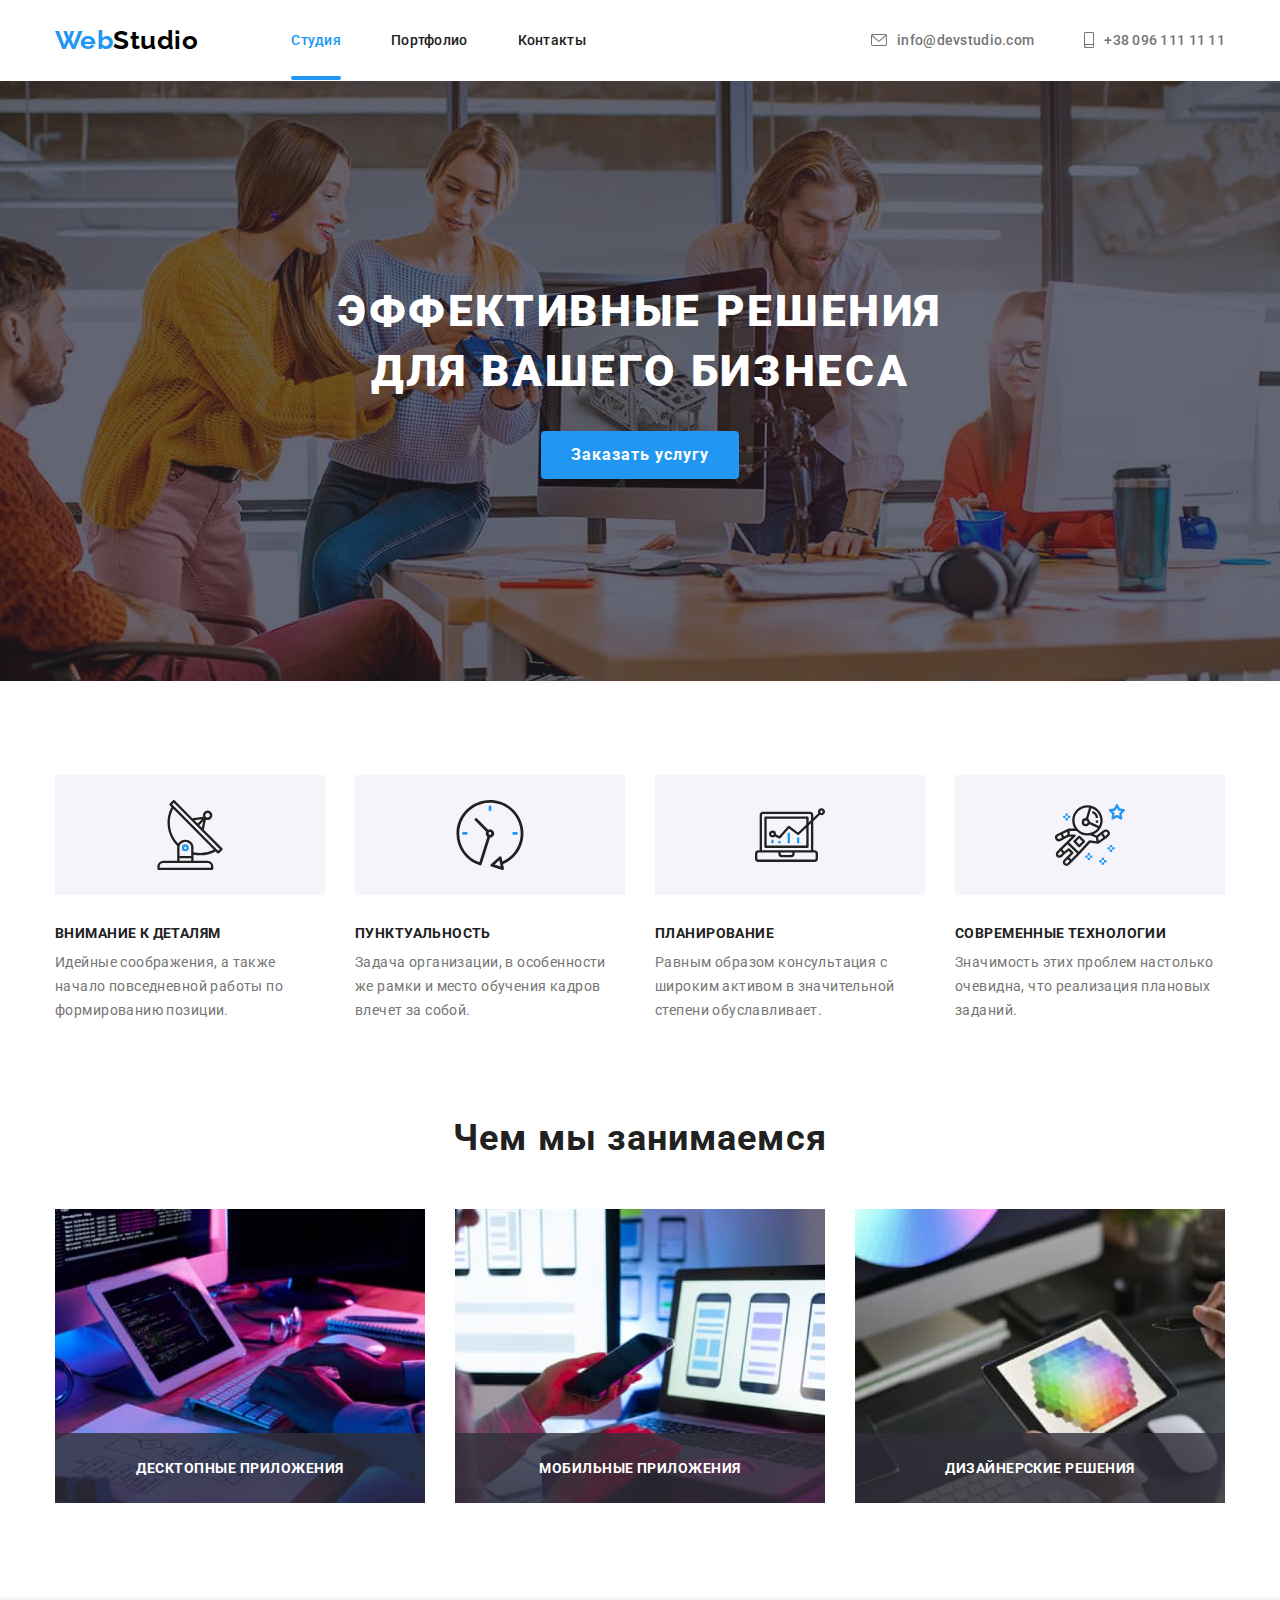
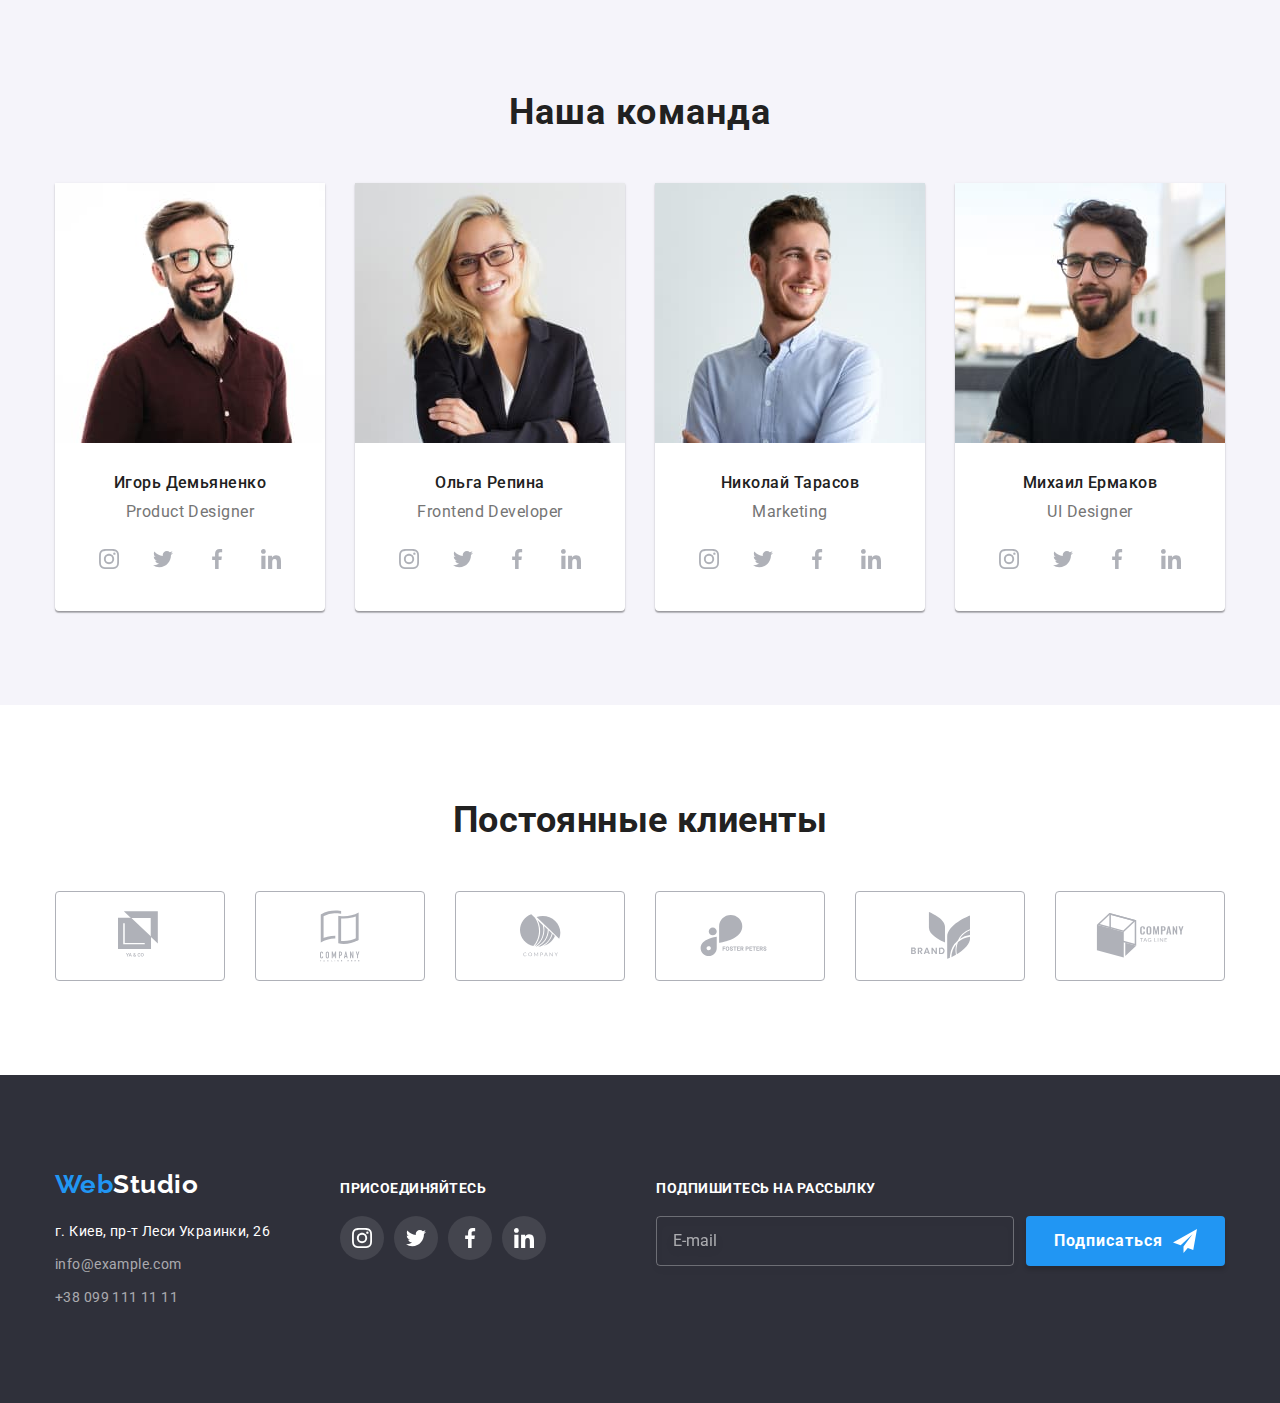
<file: index.html>
<!DOCTYPE html>
<html lang="ru">

<head>
    <meta charset="UTF-8">
    <meta name="viewport" content="width=device-width, initial-scale=1.0">
    <title lang="en">WebStudio</title>
    <link rel="stylesheet"
        href="https://cdnjs.cloudflare.com/ajax/libs/modern-normalize/1.0.0/modern-normalize.min.css">
    <link
        href="https://fonts.googleapis.com/css2?family=Raleway:wght@700&family=Roboto:wght@400;500;700;900&display=swap"
        rel="stylesheet">
    <link rel="stylesheet" href="./css/main.min.css">
</head>

<body>
    <header class="header">
        <div class="container">
            <nav class="nav">
                <a class="logotype link logo-margin-header" href="./" lang="en">
                    Web<span class="logotype-studio logotype-studio-light-theme">Studio</span>
                </a>
                <ul class="nav-list list">
                    <li class="nav-list-item">
                        <a class="nav-list-link active_link link" href="./">Студия</a>
                    </li>

                    <li class="nav-list-item">
                        <a class="nav-list-link link" href="./portfolio.html">Портфолио</a>
                    </li>

                    <li class="nav-list-item">
                        <a class="nav-list-link link" href="#">Контакты</a>
                    </li>
                </ul>
            </nav>
            <ul class="header-contacts-list list">
                <li class="header-contacts-item">
                    <a class="header-mail-link link" href="mailto:info@devstudio.com">
                        <svg class="mail-icon">
                            <use href="./images/svg/sprite.svg#icon-envelope"></use>
                        </svg>
                        info@devstudio.com
                    </a>
                </li>

                <li class="header-contacts-item">
                    <a class="header-phone-link link" href="tel:+380961111111">
                        <svg class="phone-icon">
                            <use href="./images/svg/sprite.svg#icon-smartphone"></use>
                        </svg>
                        +38 096 111 11 11
                    </a>
                </li>
            </ul>
        </div>
    </header>
    <main>
        <!-- HERO -->
        <section class="hero hero-padding">
            <div class="container">
                <h1 class="hero-title">Эффективные решения для вашего бизнеса</h1>
                <button data-modal-open class="modal-btn" type="button">Заказать услугу</button>
            </div>
        </section>
        <section class="features section-padding">
            <div class="container">
                <h2 class="visually-hidden">Наши преимущества</h2>
                <ul class="features-list list">
                    <li class="features-list-item antenna">
                        <h3 class="features-item-title">Внимание к деталям</h3>
                        <p class="features-item-text">Идейные соображения, а также начало повседневной работы по
                            формированию позиции.</p>
                    </li>

                    <li class="features-list-item">
                        <h3 class="features-item-title">Пунктуальность</h3>
                        <p class="features-item-text">Задача организации, в особенности же рамки и место обучения
                            кадров влечет за собой.</p>
                    </li>

                    <li class="features-list-item">
                        <h3 class="features-item-title">Планирование</h3>
                        <p class="features-item-text">Равным образом консультация с широким активом в значительной
                            степени обуславливает.</p>
                    </li>

                    <li class="features-list-item">
                        <h3 class="features-item-title">Современные технологии</h3>
                        <p class="features-item-text">Значимость этих проблем настолько очевидна, что реализация
                            плановых заданий.</p>
                    </li>
                </ul>
            </div>
        </section>
        <section class="specialization">
            <div class="container">
                <h2 class="specialization-title">Чем мы занимаемся</h2>
                <ul class="specialization-list list">
                    <li class="specialization-list-item">
                        <img class="specialization-img" src="./images/main/about-us/img-left.jpg"
                            alt="Чем мы занимаемся" width="370" height="294">
                        <p class="specialization-text">Десктопные приложения</p>
                    </li>

                    <li class="specialization-list-item">
                        <img class="specialization-img" src="./images/main/about-us/img-middle.jpg"
                            alt="Чем мы занимаемся" width="370" height="294">
                        <p class="specialization-text">Мобильные приложения</p>
                    </li>

                    <li class="specialization-list-item">
                        <img class="specialization-img" src="./images/main/about-us/img-right.jpg"
                            alt="Чем мы занимаемся" width="370" height="294">
                        <p class="specialization-text">Дизайнерские решения</p>
                    </li>
                </ul>
            </div>
        </section>
        <section class="our-team section-padding">
            <div class="container">
                <h2 class="specialization-title">Наша команда</h2>
                <ul class="our-team-list list">
                    <li class="our-team-list-item">
                        <img class="our-team-img" src="./images/main/our-team/ihor-demyanenko.jpg"
                            alt="Игорь Демьяненко" width="270" height="260">
                        <div class="team-content">
                            <h3 class="our-team-item-title">Игорь Демьяненко</h3>
                            <p class="our-team-item-text">Product Designer</p>

                            <ul class="team-socials-list list">
                                <li class="team-socials-list-item">
                                    <a class="team-socials-list-link link" href="">
                                        <svg class="our-team-icon">
                                            <use href="./images/svg/sprite.svg#icon-instagram"></use>
                                        </svg>
                                    </a>
                                </li>
                                <li class="team-socials-list-item">
                                    <a class="team-socials-list-link link" href="">
                                        <svg class="our-team-icon">
                                            <use href="./images/svg/sprite.svg#icon-twitter"></use>
                                        </svg>
                                    </a>
                                </li>
                                <li class="team-socials-list-item">
                                    <a class="team-socials-list-link link" href="">
                                        <svg class="our-team-icon">
                                            <use href="./images/svg/sprite.svg#icon-facebook"></use>
                                        </svg>
                                    </a>
                                </li>
                                <li class="team-socials-list-item">
                                    <a class="team-socials-list-link link" href="">
                                        <svg class="our-team-icon">
                                            <use href="./images/svg/sprite.svg#icon-linkedin"></use>
                                        </svg>
                                    </a>
                                </li>
                            </ul>
                        </div>
                    </li>

                    <li class="our-team-list-item">
                        <img class="our-team-img" src="./images/main/our-team/olga-repina.jpg" alt="Ольга Репина"
                            width="270" height="260">
                        <div class="team-content">
                            <h3 class="our-team-item-title">Ольга Репина</h3>
                            <p class="our-team-item-text">Frontend Developer</p>

                            <ul class="team-socials-list list">
                                <li class="team-socials-list-item">
                                    <a class="team-socials-list-link link" href="">
                                        <svg class="our-team-icon">
                                            <use href="./images/svg/sprite.svg#icon-instagram"></use>
                                        </svg>
                                    </a>
                                </li>
                                <li class="team-socials-list-item">
                                    <a class="team-socials-list-link link" href="">
                                        <svg class="our-team-icon">
                                            <use href="./images/svg/sprite.svg#icon-twitter"></use>
                                        </svg>
                                    </a>
                                </li>
                                <li class="team-socials-list-item">
                                    <a class="team-socials-list-link link" href="">
                                        <svg class="our-team-icon">
                                            <use href="./images/svg/sprite.svg#icon-facebook"></use>
                                        </svg>
                                    </a>
                                </li>
                                <li class="team-socials-list-item">
                                    <a class="team-socials-list-link link" href="">
                                        <svg class="our-team-icon">
                                            <use href="./images/svg/sprite.svg#icon-linkedin"></use>
                                        </svg>
                                    </a>
                                </li>
                            </ul>
                        </div>
                    </li>

                    <li class="our-team-list-item">
                        <img class="our-team-img" src="./images/main/our-team/nikolai-tarasov.jpg" alt="Николай Тарасов"
                            width="270" height="260">
                        <div class="team-content">
                            <h3 class="our-team-item-title">Николай Тарасов</h3>
                            <p class="our-team-item-text">Marketing</p>

                            <ul class="team-socials-list list">
                                <li class="team-socials-list-item">
                                    <a class="team-socials-list-link link" href="">
                                        <svg class="our-team-icon">
                                            <use href="./images/svg/sprite.svg#icon-instagram"></use>
                                        </svg>
                                    </a>
                                </li>
                                <li class="team-socials-list-item">
                                    <a class="team-socials-list-link link" href="">
                                        <svg class="our-team-icon">
                                            <use href="./images/svg/sprite.svg#icon-twitter"></use>
                                        </svg>
                                    </a>
                                </li>
                                <li class="team-socials-list-item">
                                    <a class="team-socials-list-link link" href="">
                                        <svg class="our-team-icon">
                                            <use href="./images/svg/sprite.svg#icon-facebook"></use>
                                        </svg>
                                    </a>
                                </li>
                                <li class="team-socials-list-item">
                                    <a class="team-socials-list-link link" href="">
                                        <svg class="our-team-icon">
                                            <use href="./images/svg/sprite.svg#icon-linkedin"></use>
                                        </svg>
                                    </a>
                                </li>
                            </ul>
                        </div>
                    </li>

                    <li class="our-team-list-item">
                        <img class="our-team-img" src="./images/main/our-team/mikhail-ermakov.jpg" alt="Михаил Ермаков"
                            width="270" height="260">
                        <div class="team-content">
                            <h3 class="our-team-item-title">Михаил Ермаков</h3>
                            <p class="our-team-item-text">UI Designer</p>

                            <ul class="team-socials-list list">
                                <li class="team-socials-list-item">
                                    <a class="team-socials-list-link link" href="">
                                        <svg class="our-team-icon">
                                            <use href="./images/svg/sprite.svg#icon-instagram"></use>
                                        </svg>
                                    </a>
                                </li>
                                <li class="team-socials-list-item">
                                    <a class="team-socials-list-link link" href="">
                                        <svg class="our-team-icon">
                                            <use href="./images/svg/sprite.svg#icon-twitter"></use>
                                        </svg>
                                    </a>
                                </li>
                                <li class="team-socials-list-item">
                                    <a class="team-socials-list-link link" href="">
                                        <svg class="our-team-icon">
                                            <use href="./images/svg/sprite.svg#icon-facebook"></use>
                                        </svg>
                                    </a>
                                </li>
                                <li class="team-socials-list-item">
                                    <a class="team-socials-list-link link" href="">
                                        <svg class="our-team-icon">
                                            <use href="./images/svg/sprite.svg#icon-linkedin"></use>
                                        </svg>
                                    </a>
                                </li>
                            </ul>
                        </div>
                    </li>
                </ul>
            </div>
        </section>
        <section class="regular-clients section-padding">
            <div class="container">
                <h2 class="regular-clients-title">Постоянные клиенты</h2>
                <ul class="regular-clients-list list">
                    <li class="regular-clients-item">
                        <a class="regular-clients-link link" href="">
                            <svg class="icon-regular-clients" width="44" height="49">
                                <use href="./images/svg/sprite.svg#icon-Client-1"></use>
                            </svg>
                        </a>
                    </li>
                    <li class="regular-clients-item">
                        <a class="regular-clients-link link" href="">
                            <svg class="icon-regular-clients" width="40" height="52">
                                <use href="./images/svg/sprite.svg#icon-Client-2"></use>
                            </svg>
                        </a>
                    </li>
                    <li class="regular-clients-item">
                        <a class="regular-clients-link link" href="">
                            <svg class="icon-regular-clients" width="41" height="43">
                                <use href=" ./images/svg/sprite.svg#icon-Client-3"></use>
                            </svg>
                        </a>
                    </li>
                    <li class="regular-clients-item">
                        <a class="regular-clients-link link" href="">
                            <svg class="icon-regular-clients" width="80" height="42">
                                <use href="./images/svg/sprite.svg#icon-Client-4"></use>
                            </svg>
                        </a>
                    </li>
                    <li class="regular-clients-item">
                        <a class="regular-clients-link link" href="">
                            <svg class="icon-regular-clients" width="59" height="47">
                                <use href="./images/svg/sprite.svg#icon-Client-5"></use>
                            </svg>
                        </a>
                    </li>
                    <li class="regular-clients-item">
                        <a class="regular-clients-link link" href="">
                            <svg class="icon-regular-clients" width="89" height="45">
                                <use href="./images/svg/sprite.svg#icon-Client-6"></use>
                            </svg>
                        </a>
                    </li>
                </ul>
            </div>
        </section>
    </main>
    <footer class="footer section-padding">
        <div class="container">
            <div class="address-container">
                <a class="logotype link logo-margin-footer" href="./">
                    Web<span class="logotype-studio logotype-studio-dark-theme">Studio</span>
                </a>
                <address class="address">
                    <ul class="contact-information-list list">
                        <li class="contact-information-list-item">
                            <a class="contact-information-address-link link"
                                href="https://goo.gl/maps/LeHWgoiSGdTN2wAK9" target="_blank"
                                rel="noopener noreferrer">г. Киев,
                                пр-т Леси
                                Украинки,
                                26
                            </a>
                        </li>
                        <li class="contact-information-list-item">
                            <a class="contact-information-link link" href="mailto:info@example.com">info@example.com</a>
                        </li>
                        <li class="contact-information-list-item">
                            <a class="contact-information-link link" href="tel:+380991111111">+38 099 111 11 11</a>
                        </li>
                    </ul>
                </address>
            </div>
            <div class="socials-footer-container">
                <p class="socials-footer-title">присоединяйтесь</p>
                <ul class="footer-socials-list list">
                    <li class="team-socials-list-item">
                        <a class="team-socials-list-link link socials-dark-theme" href="">
                            <svg class="our-team-icon">
                                <use href="./images/svg/sprite.svg#icon-instagram"></use>
                            </svg>
                        </a>
                    </li>
                    <li class="team-socials-list-item">
                        <a class="team-socials-list-link link socials-dark-theme" href="">
                            <svg class="our-team-icon">
                                <use href="./images/svg/sprite.svg#icon-twitter"></use>
                            </svg>
                        </a>
                    </li>
                    <li class="team-socials-list-item">
                        <a class="team-socials-list-link link socials-dark-theme" href="">
                            <svg class="our-team-icon">
                                <use href="./images/svg/sprite.svg#icon-facebook"></use>
                            </svg>
                        </a>
                    </li>
                    <li class="team-socials-list-item">
                        <a class="team-socials-list-link link socials-dark-theme" href="">
                            <svg class="our-team-icon">
                                <use href="./images/svg/sprite.svg#icon-linkedin"></use>
                            </svg>
                        </a>
                    </li>
                </ul>
            </div>

            <form class="form-footer">
                <p class="form-footer-title">Подпишитесь на рассылку</p>
                <div class="form-row">
                    <label class="form-field-footer">
                        <input class="form-input-footer" type="email" name="mail" placeholder="E-mail">
                    </label>
                    <button type="submit" class="footer-subscribe-button">
                        <span>Подписаться</span>
                        <svg class="footer-subscribe-icon">
                            <use href="./images/svg/sprite.svg#icon-send-mail"></use>
                        </svg>
                    </button>
                </div>
            </form>

        </div>
    </footer>

    <div data-modal class="backdrop is-hidden">
        <div class="modal">
            <button data-modal-close class="modal-button-close">
                <svg class="modal-icon">
                    <use href="./images/svg/sprite.svg#icon-close"></use>
                </svg>
            </button>

            <form action="#" class="modal-form">
                <p class="modal-title">Оставьте свои данные, мы вам перезвоним</p>

                <label class="modal-form-input-label" for="modal-name"><span class="text-lable">Имя</span>
                    <span class="modal-form-input-wrapper">
                        <input class="modal-form-input" type="name" name="user-name" id="modal-name">
                        <svg class="modal-form-icon">
                            <use href="./images/svg/sprite.svg#icon-modal-name"></use>
                        </svg>
                    </span>
                </label>

                <label class="modal-form-input-label" for="modal-phone"><span class="text-lable">Телефон</span>
                    <span class="modal-form-input-wrapper">
                        <input class="modal-form-input" type="tel" name="user-phone" id="modal-phone">
                        <svg class="modal-form-icon">
                            <use href="./images/svg/sprite.svg#icon-modal-phone"></use>
                        </svg>
                    </span>
                </label>

                <label class="modal-form-input-label" for="modal-mail"><span class="text-lable">Почта</span>
                    <span class="modal-form-input-wrapper">
                        <input class="modal-form-input" type="email" name="user-mail" id="modal-mail">
                        <svg class="modal-form-icon">
                            <use href="./images/svg/sprite.svg#icon-modal-mail"></use>
                        </svg>
                    </span>
                </label>

                <label class="modal-form-input-msg-label" for="modal-comment"><span
                        class="text-lable">Комментарий</span>
                    <textarea class="modal-form-msg" name="user-comment" id="modal-comment"
                        placeholder="Введите текст"></textarea>
                </label>

                <input class="modal-form-check-policy visually-hidden" type="checkbox" name="user-policy" id="policy">
                <label class="modal-form-label-policy" for="policy">Соглашаюсь с рассылкой и принимаю
                    <a class="policy-link" href="#">Условия договора</a>
                </label>

                <button class="modal-submit-button" type="submit">Отправить</button>
            </form>

        </div>
    </div>
    <script src="./js/modal.js"></script>
</body>

</html>
</file>
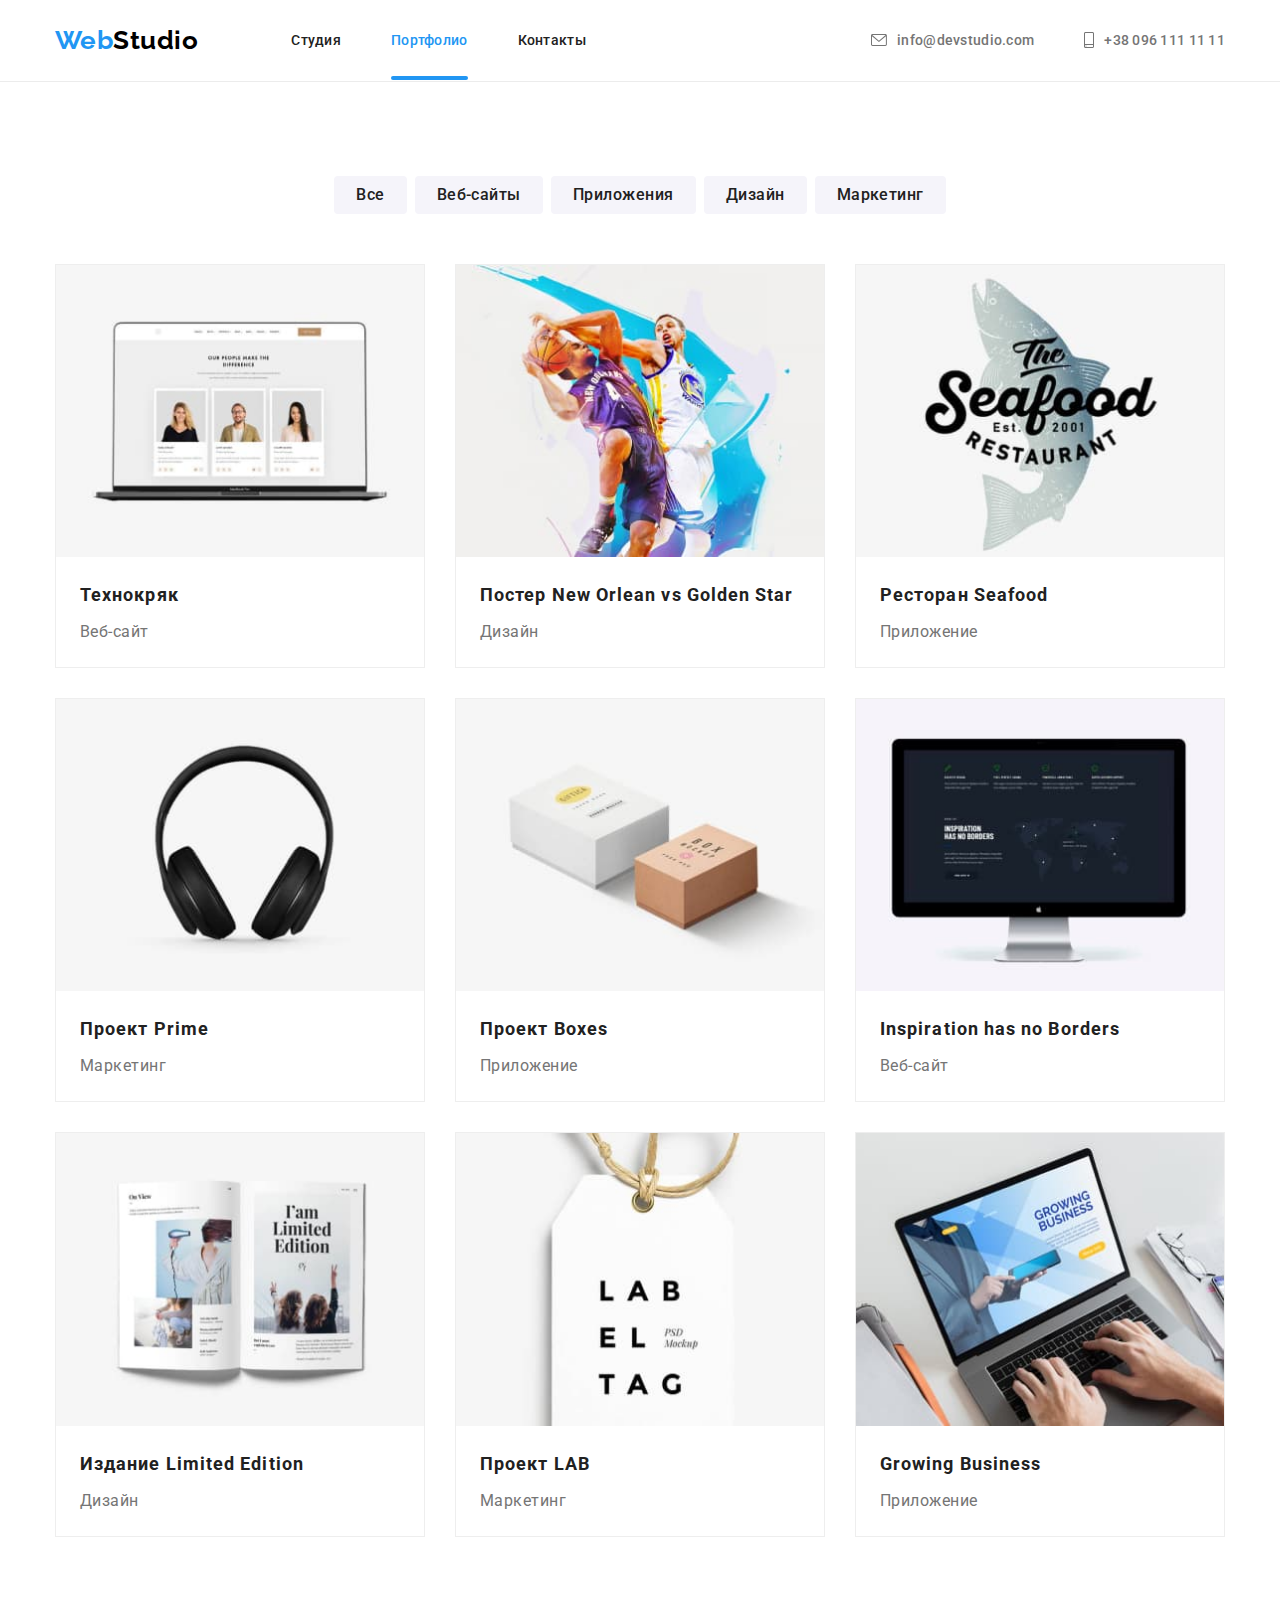
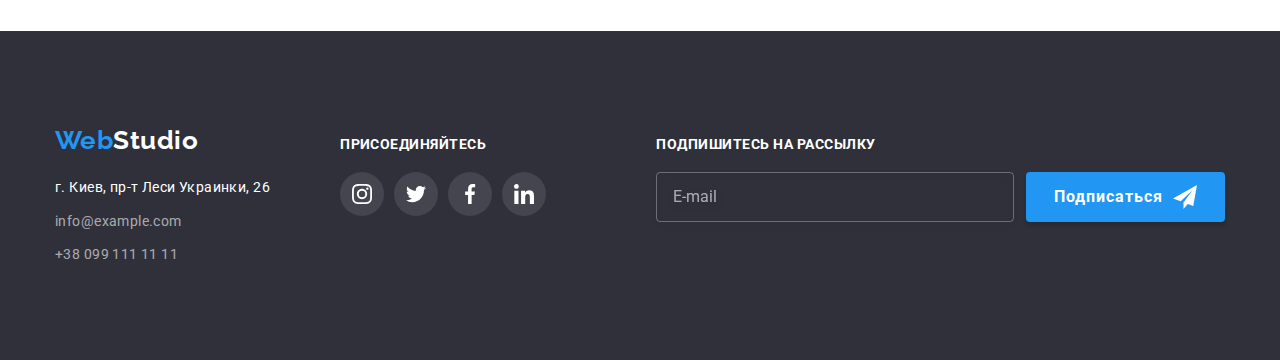
<file: portfolio.html>
<!DOCTYPE html>
<html lang="ru">

<head>
    <meta charset="UTF-8">
    <meta name="viewport" content="width=device-width, initial-scale=1.0">
    <title>WebStudio-Портфолио</title>
    <link rel="stylesheet" href="https://cdnjs.cloudflare.com/ajax/libs/modern-normalize/1.0.0/modern-normalize.css">
    <link
        href="https://fonts.googleapis.com/css2?family=Raleway:wght@700&family=Roboto:wght@400;500;700;900&display=swap"
        rel="stylesheet">
    <link rel="stylesheet" href="./css/main.min.css">
</head>

<body>
    <header class="header border">
        <div class="container">
            <nav class="nav">
                <a class="logotype link logo-margin-header" href="./index.html" lang="en">
                    Web<span class="logotype-studio logotype-studio-light-theme">Studio</span>
                </a>
                <ul class="nav-list list">
                    <li class="nav-list-item">
                        <a class="nav-list-link link" href="./index.html">Студия</a>
                    </li>

                    <li class="nav-list-item">
                        <a class="nav-list-link active_link link" href="./portfolio.html">Портфолио</a>
                    </li>

                    <li class="nav-list-item">
                        <a class="nav-list-link link" href="#">Контакты</a>
                    </li>
                </ul>
            </nav>
            <ul class="header-contacts-list list">
                <li class="header-contacts-item">
                    <a class="header-mail-link link" href="mailto:info@devstudio.com">
                        <svg class="mail-icon">
                            <use href="./images/svg/sprite.svg#icon-envelope"></use>
                        </svg>
                        info@devstudio.com</a>
                </li>

                <li class="header-contacts-item">
                    <a class="header-phone-link link" href="tel:+380961111111">
                        <svg class="phone-icon">
                            <use href="./images/svg/sprite.svg#icon-smartphone"></use>
                        </svg>
                        +38 096 111 11 11</a>
                </li>
            </ul>
        </div>
    </header>
    <main>
        <section class="portfolio section-padding">
            <div class="container">
                <h1 hidden>Фильтры</h1>
                <ul class="filter-list list">
                    <li class="filter-list-item">
                        <button class="filter-list-button" type="button">Все</button>
                    </li>

                    <li class="filter-list-item">
                        <button class="filter-list-button" type="button">Веб-сайты</button>
                    </li>

                    <li class="filter-list-item">
                        <button class="filter-list-button" type="button">Приложения</button>
                    </li>

                    <li class="filter-list-item">
                        <button class="filter-list-button" type="button">Дизайн</button>
                    </li>

                    <li class="filter-list-item">
                        <button class="filter-list-button" type="button">Маркетинг</button>
                    </li>
                </ul>
                <ul class="projects-list list">
                    <li class="projects-list-item">
                        <a class="projects-list-link link" href="">
                            <div class="cards-overlay">
                                <img class="projects-list-img" src="./images/portfolio/1-tehnokryak.jpg" alt="Технокряк"
                                    width="370" height="294">
                                <p class="cards-overlay-text">Технокряк это современная площадка распространения
                                    коронавируса.
                                    Компании используют эту платформу для цифрового
                                    шпионажа и атак на защищённые сервера конкурентов.</p>
                            </div>
                            <div class="projects-content">
                                <h2 class="projects-list-title">Технокряк</h2>
                                <p class="projects-list-text">Веб-сайт</p>
                            </div>
                        </a>
                    </li>
                    <li class="projects-list-item">
                        <a class="projects-list-link link" href="">
                            <div class="cards-overlay">
                                <img class="projects-list-img"
                                    src="./images/portfolio/2-poster-new-orlean-vs-golden-star.jpg"
                                    alt="Постер New Orlean vs Golden Star" width="370" height="294">
                                <p class="cards-overlay-text">Технокряк это современная площадка распространения
                                    коронавируса.
                                    Компании используют эту платформу для цифрового
                                    шпионажа и атак на защищённые сервера конкурентов.</p>
                            </div>
                            <div class="projects-content">
                                <h2 class="projects-list-title">Постер New Orlean vs Golden Star</h2>
                                <p class="projects-list-text">Дизайн</p>
                            </div>
                        </a>
                    </li>
                    <li class="projects-list-item">
                        <a class="projects-list-link link" href="">
                            <div class="cards-overlay">
                                <img class="projects-list-img" src="./images/portfolio/3-restoran-seafood.jpg"
                                    alt="Ресторан Seafood" width="370" height="294">
                                <p class="cards-overlay-text">Технокряк это современная площадка распространения
                                    коронавируса.
                                    Компании используют эту платформу для цифрового
                                    шпионажа и атак на защищённые сервера конкурентов.</p>
                            </div>
                            <div class="projects-content">
                                <h2 class="projects-list-title">Ресторан Seafood</h2>
                                <p class="projects-list-text">Приложение</p>
                            </div>
                        </a>
                    </li>
                    <li class="projects-list-item">
                        <a class="projects-list-link link" href="">
                            <div class="cards-overlay">
                                <img class="projects-list-img" src="./images/portfolio/4-proekt-prime.jpg"
                                    alt="Проект Prime" width="370" height="294">
                                <p class="cards-overlay-text">Технокряк это современная площадка распространения
                                    коронавируса.
                                    Компании используют эту платформу для цифрового
                                    шпионажа и атак на защищённые сервера конкурентов.</p>
                            </div>
                            <div class="projects-content">
                                <h2 class="projects-list-title">Проект Prime</h2>
                                <p class="projects-list-text">Маркетинг</p>
                            </div>
                        </a>
                    </li>
                    <li class="projects-list-item">
                        <a class="projects-list-link link" href="">
                            <div class="cards-overlay">
                                <img class="projects-list-img" src="./images/portfolio/5-proekt-boxes.jpg"
                                    alt="Проект Boxes" width="370" height="294">
                                <p class="cards-overlay-text">Технокряк это современная площадка распространения
                                    коронавируса.
                                    Компании используют эту платформу для цифрового
                                    шпионажа и атак на защищённые сервера конкурентов.</p>
                            </div>
                            <div class="projects-content">
                                <h2 class="projects-list-title">Проект Boxes</h2>
                                <p class="projects-list-text">Приложение</p>
                            </div>
                        </a>
                    </li>
                    <li class="projects-list-item">
                        <a class="projects-list-link link" href="">
                            <div class="cards-overlay">
                                <img class="projects-list-img" src="./images/portfolio/6-inspiration-has-no-borders.jpg"
                                    alt="Inspiration has no Borders" width="370" height="294">
                                <p class="cards-overlay-text">Технокряк это современная площадка распространения
                                    коронавируса.
                                    Компании используют эту платформу для цифрового
                                    шпионажа и атак на защищённые сервера конкурентов.</p>
                            </div>
                            <div class="projects-content">
                                <h2 class="projects-list-title">Inspiration has no Borders</h2>
                                <p class="projects-list-text">Веб-сайт</p>
                            </div>
                        </a>
                    </li>
                    <li class="projects-list-item">
                        <a class="projects-list-link link" href="">
                            <div class="cards-overlay">
                                <img class="projects-list-img" src="./images/portfolio/7-izdanie-limited-edition.jpg"
                                    alt="Издание Limited Edition" width="370" height="294">
                                <p class="cards-overlay-text">Технокряк это современная площадка распространения
                                    коронавируса.
                                    Компании используют эту платформу для цифрового
                                    шпионажа и атак на защищённые сервера конкурентов.</p>
                            </div>
                            <div class="projects-content">
                                <h2 class="projects-list-title">Издание Limited Edition</h2>
                                <p class="projects-list-text">Дизайн</p>
                            </div>
                        </a>
                    </li>
                    <li class="projects-list-item">
                        <a class="projects-list-link link" href="">
                            <div class="cards-overlay">
                                <img class="projects-list-img" src="./images/portfolio/8-proekt-lab.jpg"
                                    alt="Проект LAB" width="370" height="294">
                                <p class="cards-overlay-text">Технокряк это современная площадка распространения
                                    коронавируса.
                                    Компании используют эту платформу для цифрового
                                    шпионажа и атак на защищённые сервера конкурентов.</p>
                            </div>
                            <div class="projects-content">
                                <h2 class="projects-list-title">Проект LAB</h2>
                                <p class="projects-list-text">Маркетинг</p>
                            </div>
                        </a>
                    </li>
                    <li class="projects-list-item">
                        <a class="projects-list-link link" href="">
                            <div class="cards-overlay">
                                <img class="projects-list-img" src="./images/portfolio/9-growing-business.jpg"
                                    alt="Growing Business" width="370" height="294">
                                <p class="cards-overlay-text">Технокряк это современная площадка распространения
                                    коронавируса.
                                    Компании используют эту платформу для цифрового
                                    шпионажа и атак на защищённые сервера конкурентов.</p>
                            </div>
                            <div class="projects-content">
                                <h2 class="projects-list-title">Growing Business</h2>
                                <p class="projects-list-text">Приложение</p>
                            </div>
                        </a>
                    </li>
                </ul>
            </div>
        </section>
    </main>
    <footer class="footer section-padding">
        <div class="container">
            <div class="address-container">
                <a class="logotype link logo-margin-footer" href="./">
                    Web<span class="logotype-studio logotype-studio-dark-theme">Studio</span>
                </a>
                <address class="address">
                    <ul class="contact-information-list list">
                        <li class="contact-information-list-item"><a class="contact-information-address-link link"
                                href="https://goo.gl/maps/LeHWgoiSGdTN2wAK9" target="_blank"
                                rel="noopener noreferrer">г. Киев, пр-т Леси
                                Украинки,
                                26</a>
                        </li>
                        <li class="contact-information-list-item"><a class="contact-information-link link"
                                href="mailto:info@example.com">info@example.com</a></li>
                        <li class="contact-information-list-item"><a class="contact-information-link link"
                                href="tel:+380991111111">+38 099 111 11 11</a></li>
                    </ul>
                </address>
            </div>
            <div class="socials-footer-container">
                <p class="socials-footer-title">присоединяйтесь</p>
                <ul class="footer-socials-list list">
                    <li class="team-socials-list-item">
                        <a class="team-socials-list-link link socials-dark-theme" href="">
                            <svg class="our-team-icon">
                                <use href="./images/svg/sprite.svg#icon-instagram"></use>
                            </svg>
                        </a>
                    </li>
                    <li class="team-socials-list-item">
                        <a class="team-socials-list-link link socials-dark-theme" href="">
                            <svg class="our-team-icon">
                                <use href="./images/svg/sprite.svg#icon-twitter"></use>
                            </svg>
                        </a>
                    </li>
                    <li class="team-socials-list-item">
                        <a class="team-socials-list-link link socials-dark-theme" href="">
                            <svg class="our-team-icon">
                                <use href="./images/svg/sprite.svg#icon-facebook"></use>
                            </svg>
                        </a>
                    </li>
                    <li class="team-socials-list-item">
                        <a class="team-socials-list-link link socials-dark-theme" href="">
                            <svg class="our-team-icon">
                                <use href="./images/svg/sprite.svg#icon-linkedin"></use>
                            </svg>
                        </a>
                    </li>
                </ul>
            </div>

            <form class="form-footer">
                <p class="form-footer-title">Подпишитесь на рассылку</p>
                <div class="form-row">
                    <label class="form-field-footer">
                        <input class="form-input-footer" type="email" name="mail" placeholder="E-mail">
                    </label>
                    <button type="submit" class="footer-subscribe-button">
                        <span>Подписаться</span>
                        <svg class="footer-subscribe-icon">
                            <use href="./images/svg/sprite.svg#icon-send-mail"></use>
                        </svg>
                    </button>
                </div>
            </form>

        </div>
    </footer>
</body>

</html>
</file>
<file: css/main.min.css>
:root{--text-font: 'Roboto', sans-serif;--logo-font: 'Raleway', sans-serif;--text-color: #757575;--title-color: #212121;--accent-color: #2196F3;--header-hero-btn-color: #FFFFFF;--hero-footer-bgrnd-color: #2F303A;--our-team-bgrnd-color: #F5F4FA;--social-links-color: #AFB1B8;--hero-bgrnd-color: rgba(47, 48, 58, 0.4);--portfolio-cards-border: 1px solid #EEEEEE;--specialization-text-bg-color: rgba(47, 48, 58, 0.8);--cards-overlay-bg-color: rgba(33, 150, 243, 0.9);--backdrop-overlay-bg-color: rgba(0, 0, 0, 0.2)}.visually-hidden:not(:focus):not(:active),input[type="checkbox"].visually-hidden,input[type="radio"].visually-hidden{position:absolute;width:1px;height:1px;margin:-1px;border:0;padding:0;white-space:nowrap;clip-path:inset(100%);clip:rect(0 0 0 0);overflow:hidden}body{font-family:'Roboto', sans-serif;letter-spacing:0.03em}h1,h2,h3,h4,h5,h6,p{margin:0}ul,ol{margin:0;padding:0}img{display:block;max-width:100%;height:auto}.list{list-style:none}.link{text-decoration:none}.section-padding{padding-top:94px;padding-bottom:94px}.border{border-bottom:1px solid #ECECEC}.container{width:1200px;padding-left:15px;padding-right:15px;margin:0 auto}.logotype{font-family:var(--logo-font);font-weight:700;font-size:26px;line-height:1.192;color:var(--accent-color)}.logo-margin-header{margin-right:93px;padding-top:24.6px;padding-bottom:25px}.logotype-studio-light-theme{color:#000000}.logotype-studio-dark-theme{color:var(--header-hero-btn-color)}.logo-margin-footer{margin-bottom:20px}.team-socials-list-item{display:flex}.team-socials-list-item:not(:last-child){margin-right:10px}.team-socials-list{display:flex;align-items:center}.team-socials-list-link{display:flex;align-items:center;justify-content:center;width:44px;height:44px;border-radius:50%;color:var(--social-links-color);transition:color 250ms cubic-bezier(0.4, 0, 0.2, 1),background-color 250ms cubic-bezier(0.4, 0, 0.2, 1)}.team-socials-list-link:hover,.team-socials-list-link:focus{color:var(--header-hero-btn-color);background-color:var(--accent-color)}.our-team-icon{width:20px;height:20px;fill:currentColor}.socials-footer-container{display:flex;flex-direction:column}.socials-footer-title{font-weight:700;font-size:14px;line-height:1.143;text-transform:uppercase;color:var(--header-hero-btn-color);margin-bottom:20px}.footer-socials-list{display:flex;justify-content:space-between}.socials-dark-theme{color:var(--header-hero-btn-color);background:rgba(255,255,255,0.1)}.modal-btn{font-family:inherit;font-weight:700;font-size:16px;line-height:1.875;letter-spacing:0.06em;color:var(--header-hero-btn-color);background-color:var(--accent-color);box-shadow:0px 4px 4px rgba(0,0,0,0.15);border-radius:4px;cursor:pointer;border:none;padding:9px 30px}.footer-subscribe-button{display:flex;align-items:center;padding:10px 28px;font-family:inherit;font-weight:700;font-size:16px;line-height:1.875;letter-spacing:0.06em;color:var(--header-hero-btn-color);background-color:var(--accent-color);box-shadow:0px 4px 4px rgba(0,0,0,0.15);border:none;border-radius:4px;cursor:pointer;align-self:flex-start}.modal-button-close{position:absolute;top:8px;right:8px;width:30px;height:30px;cursor:pointer;background:var(--header-hero-btn-color);border:1px solid rgba(0,0,0,0.1);border-radius:50%;fill:currentColor}.modal-button-close:hover,.modal-button-close:focus{color:var(--accent-color)}.modal-submit-button{font-family:inherit;font-weight:700;font-size:16px;line-height:1.875;letter-spacing:0.06em;padding:10px 55px;align-self:center;border:none;color:var(--header-hero-btn-color);background-color:#188CE8;box-shadow:0px 4px 4px rgba(0,0,0,0.15);border-radius:4px;cursor:pointer}.filter-list-button{font-family:inherit;font-weight:500;font-size:16px;line-height:1.625;text-align:center;letter-spacing:0.03em;color:var(--title-color);background-color:var(--our-team-bgrnd-color);border-radius:4px;cursor:pointer;border:none;padding:6px 22px;transition:color 250ms cubic-bezier(0.4, 0, 0.2, 1),background-color 250ms cubic-bezier(0.4, 0, 0.2, 1),box-shadow 250ms cubic-bezier(0.4, 0, 0.2, 1)}.filter-list-button:hover,.filter-list-button:focus{color:var(--header-hero-btn-color);background-color:var(--accent-color);box-shadow:0px 3px 1px rgba(0,0,0,0.1),0px 1px 2px}.header .container{display:flex;align-items:center}.nav{display:flex;align-items:center}.nav-list{display:flex;align-items:center}.nav-list-item:not(:last-child){margin-right:50px}.nav-list-link{position:relative;display:block;font-weight:500;font-size:14px;line-height:1.143;letter-spacing:0.02em;color:var(--title-color);padding-top:32px;padding-bottom:32px;transition:color 250ms cubic-bezier(0.4, 0, 0.2, 1)}.nav-list-link .nav-list-link:hover,.nav-list-link .nav-list-link:focus{color:var(--accent-color)}.nav-list-link::after{position:absolute;content:'';height:4px;width:100%;left:0;bottom:0;background-color:var(--accent-color);border-radius:2px;transition:transform 250ms cubic-bezier(0.4, 0, 0.2, 1);transform:scale(0)}.nav-list-link:hover::after,.nav-list-link:focus::after,.nav-list-link.active_link::after{transform:scaleX(1)}.active_link{color:var(--accent-color)}.header-contacts-list{display:flex;align-items:center;margin-left:auto}.header-contacts-item:not(:last-child){margin-right:50px}.header-mail-link{display:flex;align-items:center;font-weight:500;font-size:14px;line-height:1.143;letter-spacing:0.02em;color:var(--text-color);padding-top:32px;padding-bottom:32px;fill:currentColor;transition:color 250ms cubic-bezier(0.4, 0, 0.2, 1)}.header-mail-link:hover,.header-mail-link:focus{color:var(--accent-color)}.mail-icon{width:16px;height:12px;margin-right:10px;object-fit:cover}.header-phone-link{display:flex;align-items:center;font-weight:500;font-size:14px;line-height:1.143;letter-spacing:0.02em;color:var(--text-color);padding-top:32px;padding-bottom:32px;fill:currentColor;transition:color 250ms cubic-bezier(0.4, 0, 0.2, 1)}.header-phone-link:hover,.header-phone-link:focus{color:var(--accent-color)}.phone-icon{width:10px;height:16px;margin-right:10px}.hero{max-width:1600px;height:600px;margin-right:auto;margin-left:auto;padding-top:200px;padding-bottom:200px;background-image:linear-gradient(to right, var(--hero-bgrnd-color) 50%, var(--hero-bgrnd-color) 50%),url(../images/hero.jpg);background-color:var(--hero-footer-bgrnd-color);background-position:center;background-size:cover}.hero .container{display:flex;flex-direction:column;align-items:center}.hero-title{font-weight:900;font-size:44px;line-height:1.364;text-align:center;letter-spacing:0.06em;text-transform:uppercase;color:var(--header-hero-btn-color);max-width:696px;margin-bottom:30px}.features .container{display:flex}.features-list{display:flex}.features-list-item{width:calc((100% - 90px) / 4);margin-right:30px}.features-list-item:last-child{margin-right:0px}.features-list-item h3{margin-bottom:10px}.features-list-item::before{content:'';display:block;height:120px;background-color:var(--our-team-bgrnd-color);margin-bottom:30px}.features-list-item:nth-child(1)::before{background-image:url("../images/svg/features/antenna.svg");background-repeat:no-repeat;background-position:center}.features-list-item:nth-child(2)::before{background-image:url("../images/svg/features/clock.svg");background-repeat:no-repeat;background-position:center}.features-list-item:nth-child(3)::before{background-image:url("../images/svg/features/diagram.svg");background-repeat:no-repeat;background-position:center}.features-list-item:nth-child(4)::before{background-image:url("../images/svg/features/astronaut.svg");background-repeat:no-repeat;background-position:center}.features-item-title{font-weight:700;font-size:14px;line-height:1.143;letter-spacing:0.03em;text-transform:uppercase;color:var(--title-color)}.features-item-text{font-weight:400;font-size:14px;line-height:1.714;letter-spacing:0.03em;color:var(--text-color)}.specialization{padding-bottom:94px}.specialization .container{display:flex;flex-direction:column;align-items:center}.specialization-list{display:flex}.specialization-list-item{position:relative;width:calc((100% - 60px) / 3);margin-right:30px}.specialization-list-item:last-child{margin-right:0px}.specialization-title{font-weight:700;font-size:36px;line-height:1.167;text-align:center;letter-spacing:0.03em;color:var(--title-color);margin-bottom:50px}.specialization-text{position:absolute;left:0%;bottom:0%;display:flex;align-items:center;justify-content:center;height:70px;width:100%;font-weight:700;font-size:14px;line-height:1.143;text-transform:uppercase;color:var(--header-hero-btn-color);background-color:var(--specialization-text-bg-color)}.our-team{background-color:var(--our-team-bgrnd-color)}.our-team .container{display:flex;flex-direction:column;align-items:center}.our-team-list{display:flex}.our-team-list-item{width:calc((100% - 90px)/4);margin-right:30px;background:var(--header-hero-btn-color);box-shadow:0px 1px 3px rgba(0,0,0,0.12),0px 1px 1px rgba(0,0,0,0.14),0px 2px 1px rgba(0,0,0,0.2);border-radius:0px 0px 4px 4px}.our-team-list-item:last-child{margin-right:0px}.our-team-list-item h3{margin-bottom:10px}.team-content{padding:30px 32px}.our-team-item-title{font-weight:500;font-size:16px;line-height:1.188;text-align:center;letter-spacing:0.03em;color:var(--title-color)}.our-team-item-text{font-weight:400;font-size:16px;line-height:1.188;text-align:center;letter-spacing:0.03em;color:var(--text-color);margin-bottom:16px}.regular-clients .container{display:flex;flex-direction:column;align-items:center}.regular-clients-list{display:flex;justify-content:center}.regular-clients-item:not(:last-child){margin-right:30px}.regular-clients-link{display:flex;align-items:center;justify-content:center;width:170px;height:90px;color:var(--social-links-color);border:1px solid var(--social-links-color);border-radius:4px;transition:color 250ms cubic-bezier(0.4, 0, 0.2, 1),border 250ms cubic-bezier(0.4, 0, 0.2, 1)}.regular-clients-link:hover,.regular-clients-link:focus{color:var(--accent-color);border:1px solid var(--accent-color)}.icon-regular-clients{fill:currentColor}.regular-clients-title{font-weight:700;font-size:36px;line-height:1.167;color:var(--title-color);margin-bottom:50px}.footer{background-color:var(--hero-footer-bgrnd-color)}.footer .container{display:flex;align-items:baseline}.address-container{display:flex;flex-direction:column;margin-right:70px}.contact-information-list-item:not(:last-child){margin-bottom:9px}.contact-information-address-link{font-style:normal;font-weight:400;font-size:14px;line-height:1.714;letter-spacing:0.03em;color:var(--header-hero-btn-color)}.contact-information-link{font-style:normal;font-weight:400;font-size:14px;line-height:24px;letter-spacing:0.03em;color:rgba(255,255,255,0.6);transition:color 250ms cubic-bezier(0.4, 0, 0.2, 1)}.contact-information-link:hover,.contact-information-link:focus{color:var(--accent-color)}.form-footer{display:flex;align-items:flex-start;flex-direction:column;margin-left:auto}.form-row{display:flex;justify-content:fl}.form-field-footer{margin-right:12px}.form-input-footer{font-weight:400;font-size:16px;line-height:1.429;width:358px;height:50px;padding:15px 16px;color:var(--header-hero-btn-color);background-color:rgba(33,150,243,0);border:1px solid rgba(255,255,255,0.3);filter:drop-shadow(0px 4px 4px rgba(0,0,0,0.15));border-radius:4px}.form-input-footer::placeholder{font-family:inherit;font-weight:400;font-size:16px;line-height:1.25;color:rgba(255,255,255,0.6)}.form-footer-title{font-weight:700;font-size:14px;line-height:1.143;text-transform:uppercase;color:var(--header-hero-btn-color);margin-bottom:20px}.footer-subscribe-icon{height:24px;width:24px;margin-left:10px;fill:var(--header-hero-btn-color)}.backdrop{position:fixed;top:0;left:0;width:100%;height:100%;background-color:var(--backdrop-overlay-bg-color);transition:opacity 250ms cubic-bezier(0.4, 0, 0.2, 1)}.backdrop.is-hidden{opacity:0;pointer-events:none}.modal{position:absolute;top:50%;left:50%;transform:translate(-50%, -50%);width:528px;height:581px;padding:40px;background:var(--header-hero-btn-color);box-shadow:0px 1px 3px rgba(0,0,0,0.12),0px 1px 1px rgba(0,0,0,0.14),0px 2px 1px rgba(0,0,0,0.2);border-radius:4px}.modal-icon{width:11px;height:11px}.modal-form{display:flex;flex-direction:column}.modal-form-input-wrapper{display:block;position:relative}.modal-form-input-label:not(:last-child){margin-bottom:10px}.modal-form-input-msg-label{margin-bottom:20px}.text-lable{display:inline-block;font-weight:400;font-size:12px;line-height:1.167;letter-spacing:0.01em;color:var(--text-color);margin-bottom:4px}.modal-form-input{display:block;width:100%;height:40px;padding-left:42px;border:1px solid rgba(33,33,33,0.2);border-radius:4px;transition:border-color 250ms cubic-bezier(0.4, 0, 0.2, 1);cursor:pointer}.modal-form-input:focus,.modal-form-input:focus{outline:none;border-color:var(--accent-color)}.modal-form-icon{position:absolute;top:50%;left:12px;transform:translateY(-50%);height:18px;width:18px;transition:fill 250ms cubic-bezier(0.4, 0, 0.2, 1)}.modal-form-input:focus+.modal-form-icon{fill:var(--accent-color)}.modal-form-msg{font-weight:400;font-size:14px;line-height:1.143;letter-spacing:0.01em;display:block;width:100%;height:120px;padding:12px 16px;resize:none;border:1px solid rgba(33,33,33,0.2);border-radius:4px;cursor:pointer;transition:border-color 250ms cubic-bezier(0.4, 0, 0.2, 1)}.modal-form-msg:focus,.modal-form-msg:focus{outline:none;border-color:var(--accent-color)}.modal-form-msg::placeholder{color:rgba(117,117,117,0.5)}.modal-form-label-policy{display:flex;align-items:center;flex-wrap:wrap;justify-content:center;font-weight:400;font-size:14px;line-height:1.714;color:var(--text-color);margin-bottom:30px}.modal-form-label-policy::before{content:'';display:inline-block;width:16px;height:15px;margin-right:8.38px;border:2px solid var(--title-color);border-radius:2px;cursor:pointer}.modal-form-check-policy:checked+.modal-form-label-policy::before{background-position:center;background-size:contain;background-repeat:no-repeat;background-image:url(../images/svg/icon-check-enabled.svg);border:none}.modal-form-check-policy:focus+.modal-form-label-policy::before{border-color:var(--accent-color)}.policy-link{display:inline-block;color:var(--accent-color);margin-left:5px}.modal-title{align-self:center;margin-bottom:12px;font-weight:700;font-size:20px;line-height:1.15;color:var(--title-color)}.portfolio .container{display:flex;flex-direction:column;align-items:center}.filter-list{display:flex;align-items:center;margin-bottom:50px}.filter-list-item:not(:last-child){margin-right:8px}.projects-list{display:flex;flex-wrap:wrap}.projects-list-item{width:calc((100% - 60px) / 3);margin-right:30px;margin-bottom:30px}.projects-list-item:nth-child(3n){margin-right:0}.projects-list-item:nth-last-child(-n+3){margin-bottom:0px}.projects-list-item h2{padding-bottom:4px}.projects-list-link{display:block;border:var(--portfolio-cards-border);transition:border 250ms cubic-bezier(0.4, 0, 0.2, 1),box-shadow 250ms cubic-bezier(0.4, 0, 0.2, 1)}.projects-list-link:hover,.projects-list-link:focus{border:1px solid #EEEEEE;box-shadow:0px 1px 1px rgba(0,0,0,0.12),0px 4px 4px rgba(0,0,0,0.06),1px 4px 6px rgba(0,0,0,0.16)}.cards-overlay{position:relative;overflow:hidden}.cards-overlay-text{position:absolute;top:0;left:0;width:100%;height:100%;padding:63px 24px;font-weight:400;font-size:18px;line-height:1.556;color:var(--header-hero-btn-color);background-color:var(--cards-overlay-bg-color);transform:translateY(101%);transition:transform 250ms cubic-bezier(0.4, 0, 0.2, 1)}.projects-list-link:hover .cards-overlay-text,.projects-list-link:focus .cards-overlay-text{transform:translateY(0)}.projects-content{padding:20px 24px}.projects-list-title{font-weight:700;font-size:18px;line-height:2;letter-spacing:0.06em;color:var(--title-color)}.projects-list-text{font-weight:400;font-size:16px;line-height:1.875;color:var(--text-color)}
/*# sourceMappingURL=main.min.css.map */
</file>
